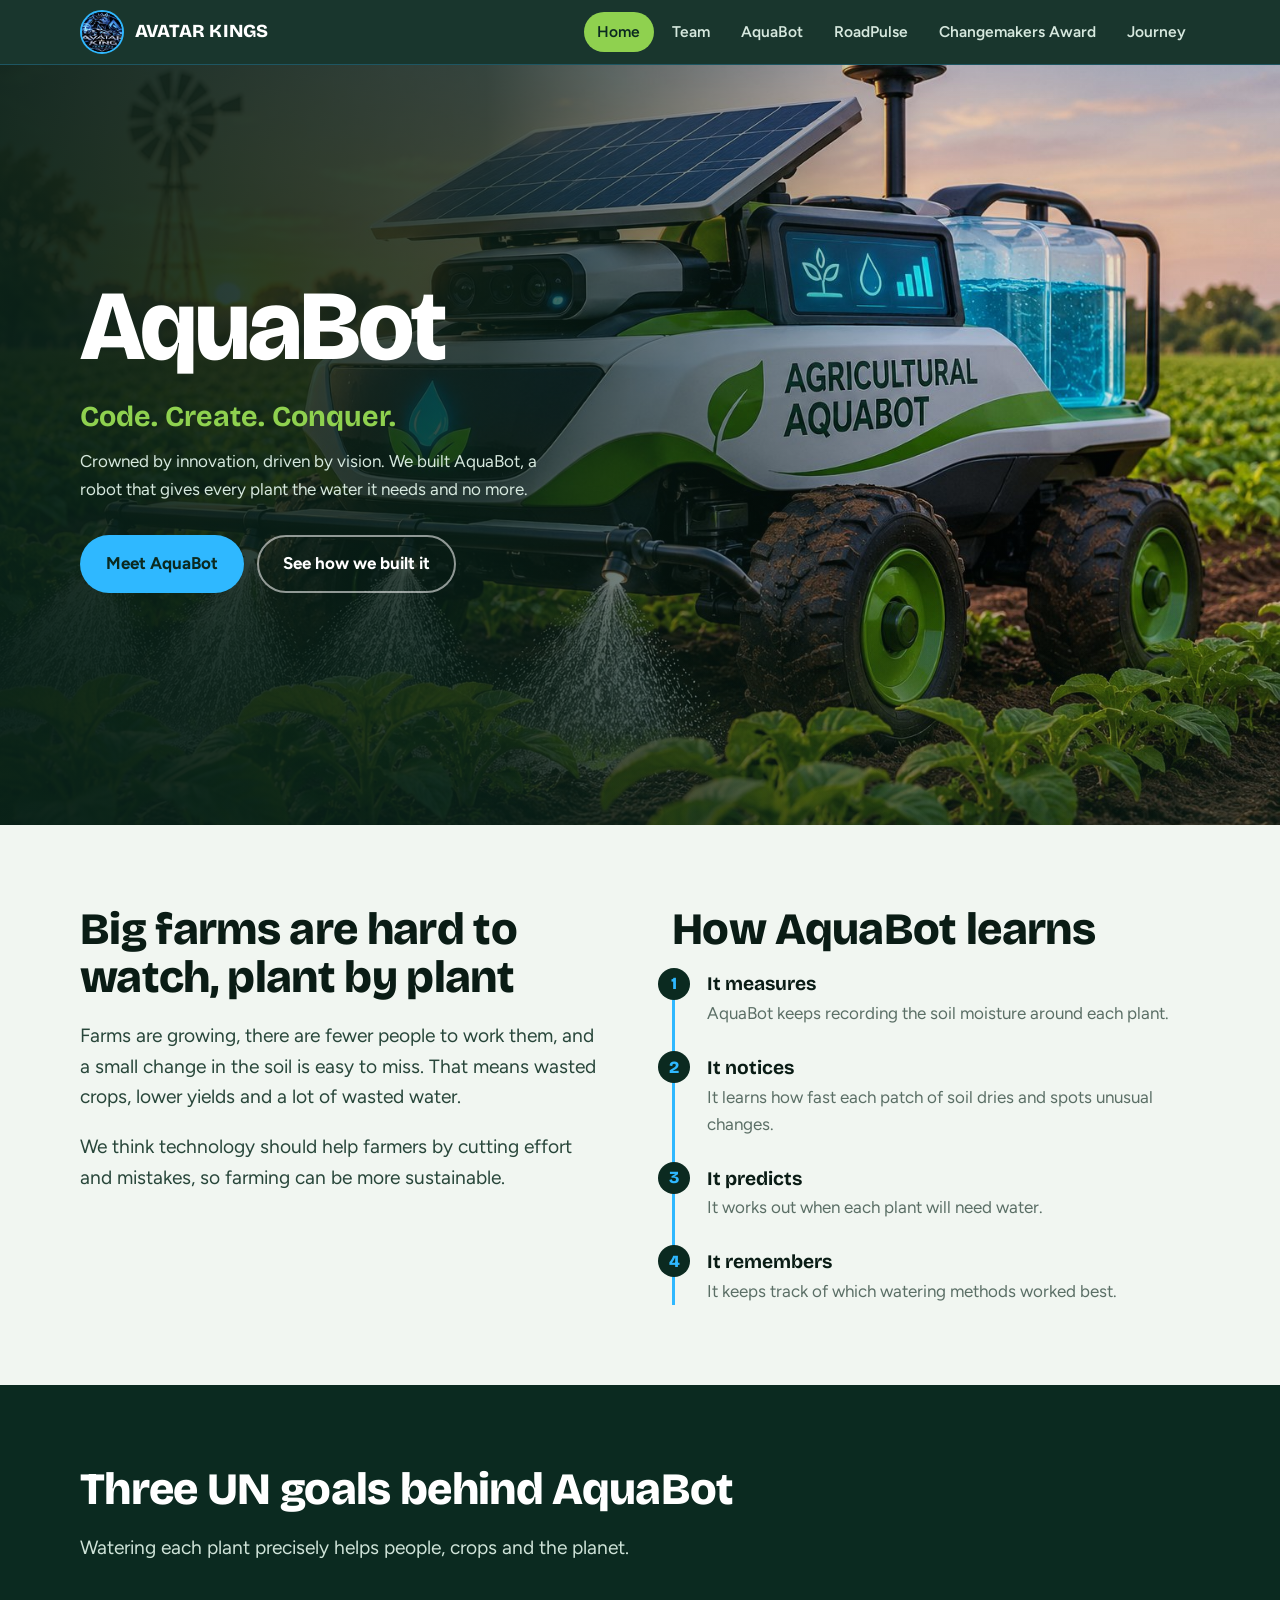
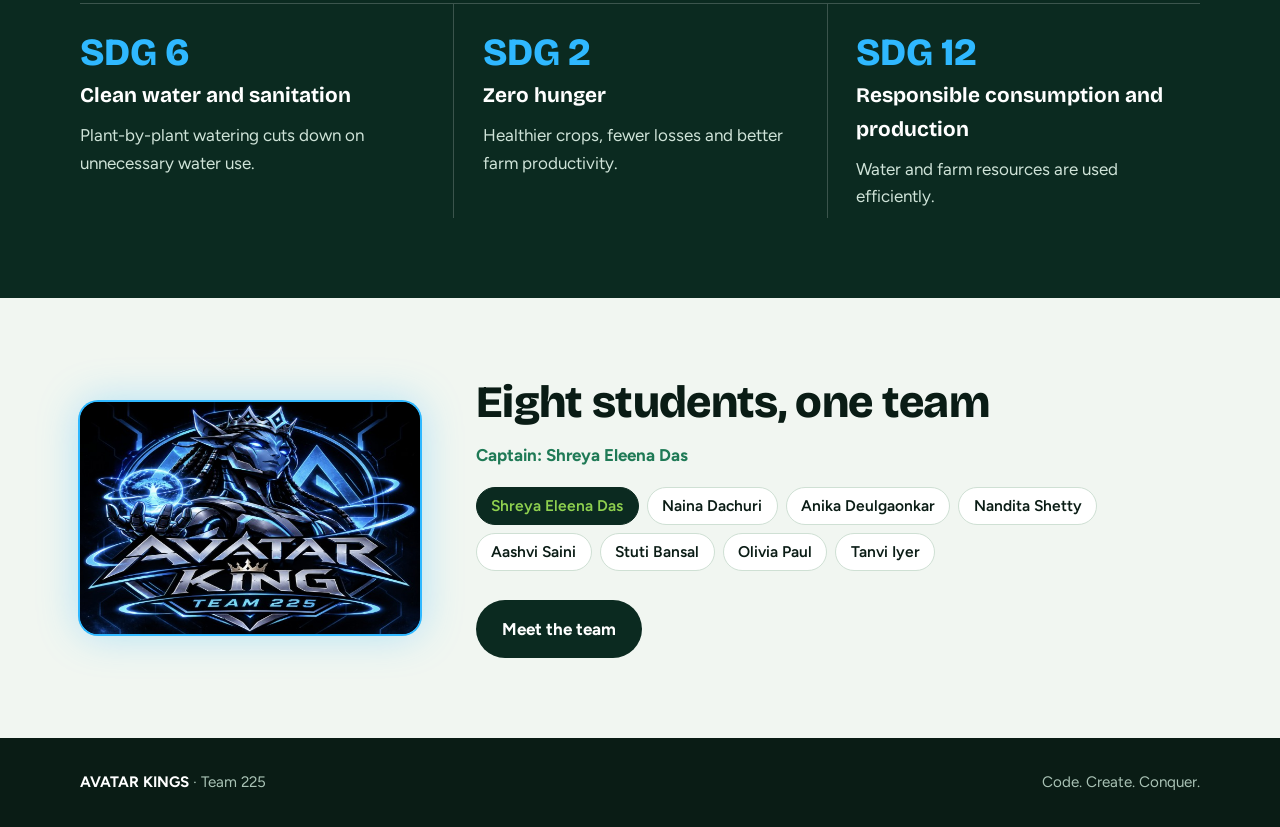
<file: index.html>
<!DOCTYPE html>
<html lang="en">
<head>
  <meta charset="utf-8">
  <meta name="viewport" content="width=device-width, initial-scale=1">
  <meta name="robots" content="noindex, nofollow">
  <title>AVATAR KINGS – Team 225 | AquaBot</title>
  <meta name="description" content="Team 225, AVATAR KINGS. Meet AquaBot, the farm robot that learns when each plant needs water.">
  <meta property="og:title" content="AVATAR KINGS – Team 225">
  <meta property="og:description" content="Code. Create. Conquer. Meet AquaBot, the farm robot that waters each plant exactly when it needs it.">
  <meta property="og:image" content="images/aquabot-hero.jpg">
  <link rel="preconnect" href="https://fonts.googleapis.com">
  <link rel="preconnect" href="https://fonts.gstatic.com" crossorigin>
  <link href="https://fonts.googleapis.com/css2?family=Bricolage+Grotesque:opsz,wght@12..96,700;12..96,800&family=Figtree:wght@400;600;700&display=swap" rel="stylesheet">
  <link rel="stylesheet" href="styles.css">
</head>
<body>

  <header class="site-nav">
    <div class="wrap">
      <a class="brand" href="index.html">
        <img src="images/team-logo.jpg" alt="" width="44" height="44">
        AVATAR KINGS
      </a>
      <button class="nav-toggle" aria-expanded="false" aria-controls="nav-links">Menu</button>
      <ul class="nav-links" id="nav-links">
        <li><a href="index.html" aria-current="page">Home</a></li>
        <li><a href="team.html">Team</a></li>
        <li><a href="aquabot.html">AquaBot</a></li>
        <li><a href="roadpulse.html">RoadPulse</a></li>
        <li><a href="changemakers.html">Changemakers Award</a></li>
        <li><a href="journey.html">Journey</a></li>
      </ul>
    </div>
  </header>

  <main>
    <!-- Hero -->
    <div class="hero">
      <img class="hero-img" src="images/aquabot-hero.jpg" alt="AquaBot, a green and white farm robot with a solar panel, watering young plants at sunset">
      <div class="wrap">
        <div class="hero-copy">
          <h1>AquaBot</h1>
          <p class="tagline">Code. Create. Conquer.</p>
          <p class="sub">Crowned by innovation, driven by vision. We built AquaBot, a robot that gives every plant the water it needs and no more.</p>
          <div class="hero-actions">
            <a class="btn btn-primary" href="aquabot.html">Meet AquaBot</a>
            <a class="btn btn-ghost" href="journey.html">See how we built it</a>
          </div>
        </div>
      </div>
    </div>

    <!-- Problem and how AquaBot learns -->
    <section class="problem">
      <div class="wrap grid">
        <div>
          <h2>Big farms are hard to watch, plant by plant</h2>
          <p class="lede">Farms are growing, there are fewer people to work them, and a small change in the soil is easy to miss. That means wasted crops, lower yields and a lot of wasted water.</p>
          <p class="lede">We think technology should help farmers by cutting effort and mistakes, so farming can be more sustainable.</p>
        </div>
        <div>
          <h2>How AquaBot learns</h2>
          <ol class="steps">
            <li><strong>It measures</strong><span>AquaBot keeps recording the soil moisture around each plant.</span></li>
            <li><strong>It notices</strong><span>It learns how fast each patch of soil dries and spots unusual changes.</span></li>
            <li><strong>It predicts</strong><span>It works out when each plant will need water.</span></li>
            <li><strong>It remembers</strong><span>It keeps track of which watering methods worked best.</span></li>
          </ol>
        </div>
      </div>
    </section>

    <!-- SDGs -->
    <section class="goals">
      <div class="wrap">
        <h2>Three UN goals behind AquaBot</h2>
        <p class="lede">Watering each plant precisely helps people, crops and the planet.</p>
        <div class="goal-list">
          <div class="goal">
            <div class="sdg">SDG 6</div>
            <h3>Clean water and sanitation</h3>
            <p>Plant-by-plant watering cuts down on unnecessary water use.</p>
          </div>
          <div class="goal">
            <div class="sdg">SDG 2</div>
            <h3>Zero hunger</h3>
            <p>Healthier crops, fewer losses and better farm productivity.</p>
          </div>
          <div class="goal">
            <div class="sdg">SDG 12</div>
            <h3>Responsible consumption and production</h3>
            <p>Water and farm resources are used efficiently.</p>
          </div>
        </div>
      </div>
    </section>

    <!-- Team -->
    <section class="team-strip">
      <div class="wrap grid">
        <div class="logo-frame">
          <img src="images/team-logo.jpg" alt="AVATAR KING Team 225 logo: a crowned robot king holding a glowing globe with a tree" width="654" height="445">
        </div>
        <div>
          <h2>Eight students, one team</h2>
          <p class="captain">Captain: Shreya Eleena Das</p>
          <ul class="names">
            <li class="cap">Shreya Eleena Das</li>
            <li>Naina Dachuri</li>
            <li>Anika Deulgaonkar</li>
            <li>Nandita Shetty</li>
            <li>Aashvi Saini</li>
            <li>Stuti Bansal</li>
            <li>Olivia Paul</li>
            <li>Tanvi Iyer</li>
          </ul>
          <a class="btn btn-dark" href="team.html">Meet the team</a>
        </div>
      </div>
    </section>
  </main>

  <footer class="site-footer">
    <div class="wrap">
      <span><strong>AVATAR KINGS</strong> · Team 225</span>
      <span>Code. Create. Conquer.</span>
    </div>
  </footer>

  <script>
    var toggle = document.querySelector('.nav-toggle');
    var links = document.getElementById('nav-links');
    toggle.addEventListener('click', function () {
      var open = links.classList.toggle('open');
      toggle.setAttribute('aria-expanded', open);
    });
  </script>
</body>
</html>
</file>
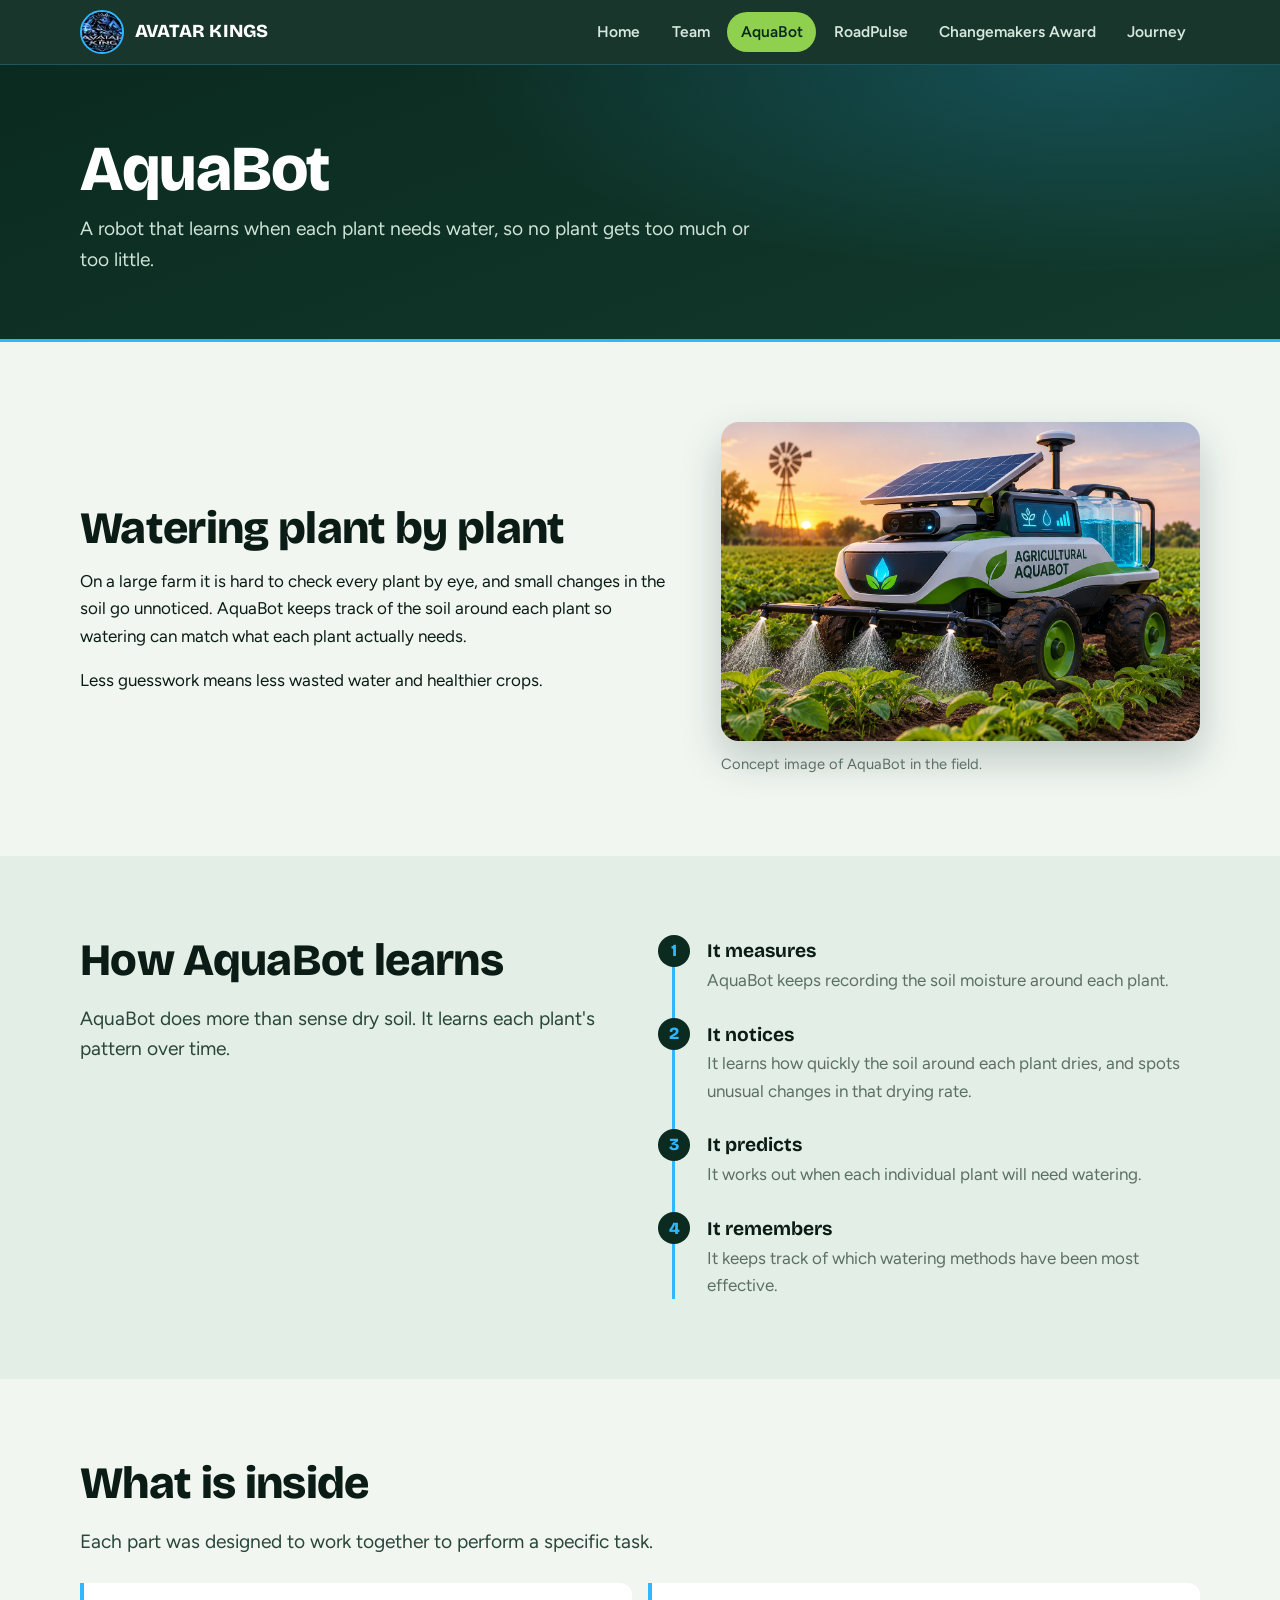
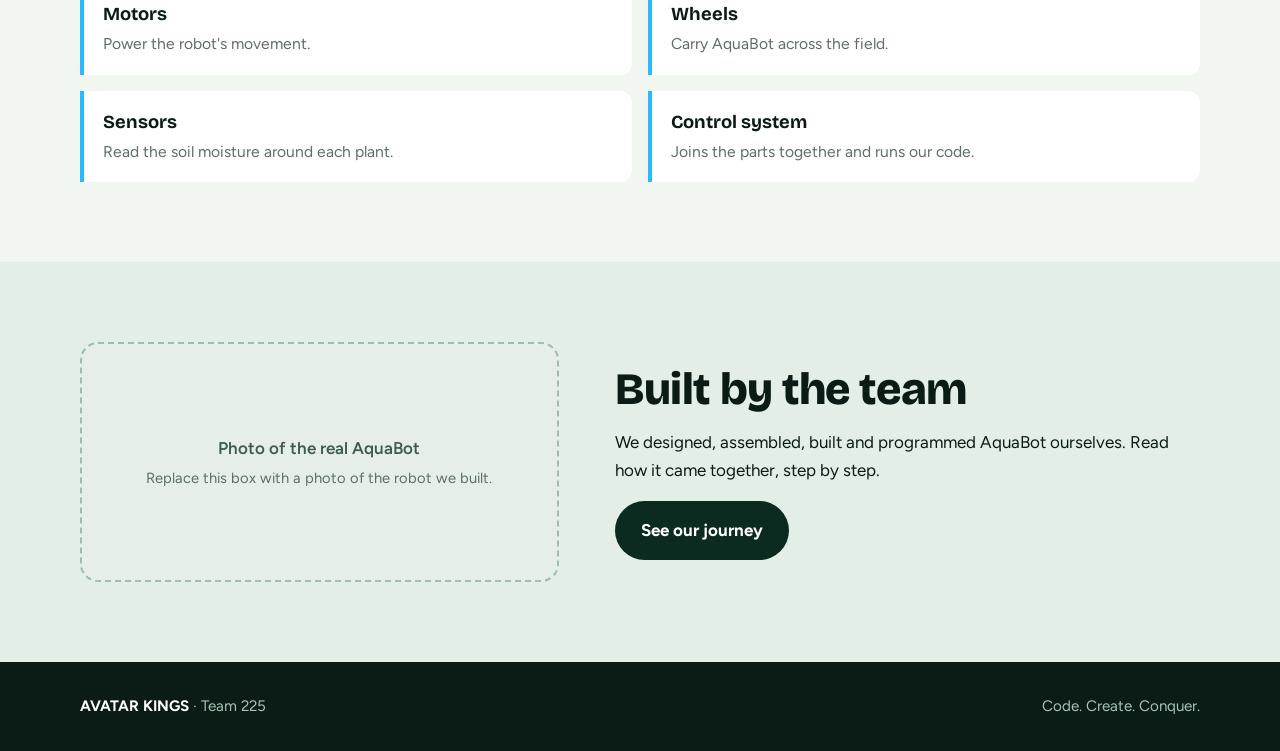
<file: aquabot.html>
<!DOCTYPE html>
<html lang="en">
<head>
  <meta charset="utf-8">
  <meta name="viewport" content="width=device-width, initial-scale=1">
  <meta name="robots" content="noindex, nofollow">
  <title>AquaBot | AVATAR KINGS – Team 225</title>
  <meta name="description" content="AquaBot is Team 225's farm robot. It learns how fast the soil dries around each plant and predicts when each one needs water.">
  <meta property="og:title" content="AquaBot | AVATAR KINGS – Team 225">
  <meta property="og:description" content="AquaBot is Team 225's farm robot. It learns how fast the soil dries around each plant and predicts when each one needs water.">
  <meta property="og:image" content="images/aquabot-hero.jpg">
  <link rel="preconnect" href="https://fonts.googleapis.com">
  <link rel="preconnect" href="https://fonts.gstatic.com" crossorigin>
  <link href="https://fonts.googleapis.com/css2?family=Bricolage+Grotesque:opsz,wght@12..96,700;12..96,800&family=Figtree:wght@400;600;700&display=swap" rel="stylesheet">
  <link rel="stylesheet" href="styles.css">
</head>
<body>

  <header class="site-nav">
    <div class="wrap">
      <a class="brand" href="index.html">
        <img src="images/team-logo.jpg" alt="" width="44" height="44">
        AVATAR KINGS
      </a>
      <button class="nav-toggle" aria-expanded="false" aria-controls="nav-links">Menu</button>
      <ul class="nav-links" id="nav-links">
        <li><a href="index.html">Home</a></li>
        <li><a href="team.html">Team</a></li>
        <li><a href="aquabot.html" aria-current="page">AquaBot</a></li>
        <li><a href="roadpulse.html">RoadPulse</a></li>
        <li><a href="changemakers.html">Changemakers Award</a></li>
        <li><a href="journey.html">Journey</a></li>
      </ul>
    </div>
  </header>

  <main>
    <div class="page-head">
      <div class="wrap">
        <h1>AquaBot</h1>
        <p>A robot that learns when each plant needs water, so no plant gets too much or too little.</p>
      </div>
    </div>

    <section>
      <div class="wrap split">
        <div class="prose">
          <h2>Watering plant by plant</h2>
          <p>On a large farm it is hard to check every plant by eye, and small changes in the soil go unnoticed. AquaBot keeps track of the soil around each plant so watering can match what each plant actually needs.</p>
          <p>Less guesswork means less wasted water and healthier crops.</p>
        </div>
        <figure style="margin:0">
          <div class="framed"><img src="images/aquabot-hero.jpg" alt="AquaBot, a green and white farm robot with a solar panel, watering young plants at sunset" width="1536" height="1024"></div>
          <figcaption class="caption">Concept image of AquaBot in the field.</figcaption>
        </figure>
      </div>
    </section>

    <section class="band-green problem">
      <div class="wrap grid">
        <div>
          <h2>How AquaBot learns</h2>
          <p class="lede">AquaBot does more than sense dry soil. It learns each plant's pattern over time.</p>
        </div>
        <ol class="steps">
          <li><strong>It measures</strong><span>AquaBot keeps recording the soil moisture around each plant.</span></li>
          <li><strong>It notices</strong><span>It learns how quickly the soil around each plant dries, and spots unusual changes in that drying rate.</span></li>
          <li><strong>It predicts</strong><span>It works out when each individual plant will need watering.</span></li>
          <li><strong>It remembers</strong><span>It keeps track of which watering methods have been most effective.</span></li>
        </ol>
      </div>
    </section>

    <section>
      <div class="wrap">
        <h2>What is inside</h2>
        <p class="lede">Each part was designed to work together to perform a specific task.</p>
        <ul class="parts">
          <li><strong>Motors</strong><span>Power the robot's movement.</span></li>
          <li><strong>Wheels</strong><span>Carry AquaBot across the field.</span></li>
          <li><strong>Sensors</strong><span>Read the soil moisture around each plant.</span></li>
          <li><strong>Control system</strong><span>Joins the parts together and runs our code.</span></li>
        </ul>
      </div>
    </section>

    <section class="band-green">
      <div class="wrap split flip">
        <div class="photo-slot">
          <div>Photo of the real AquaBot<span>Replace this box with a photo of the robot we built.</span></div>
        </div>
        <div class="prose">
          <h2>Built by the team</h2>
          <p>We designed, assembled, built and programmed AquaBot ourselves. Read how it came together, step by step.</p>
          <p><a class="btn btn-dark" href="journey.html">See our journey</a></p>
        </div>
      </div>
    </section>
  </main>

  <footer class="site-footer">
    <div class="wrap">
      <span><strong>AVATAR KINGS</strong> · Team 225</span>
      <span>Code. Create. Conquer.</span>
    </div>
  </footer>

  <script>
    var toggle = document.querySelector('.nav-toggle');
    var links = document.getElementById('nav-links');
    toggle.addEventListener('click', function () {
      var open = links.classList.toggle('open');
      toggle.setAttribute('aria-expanded', open);
    });
  </script>
</body>
</html>
</file>
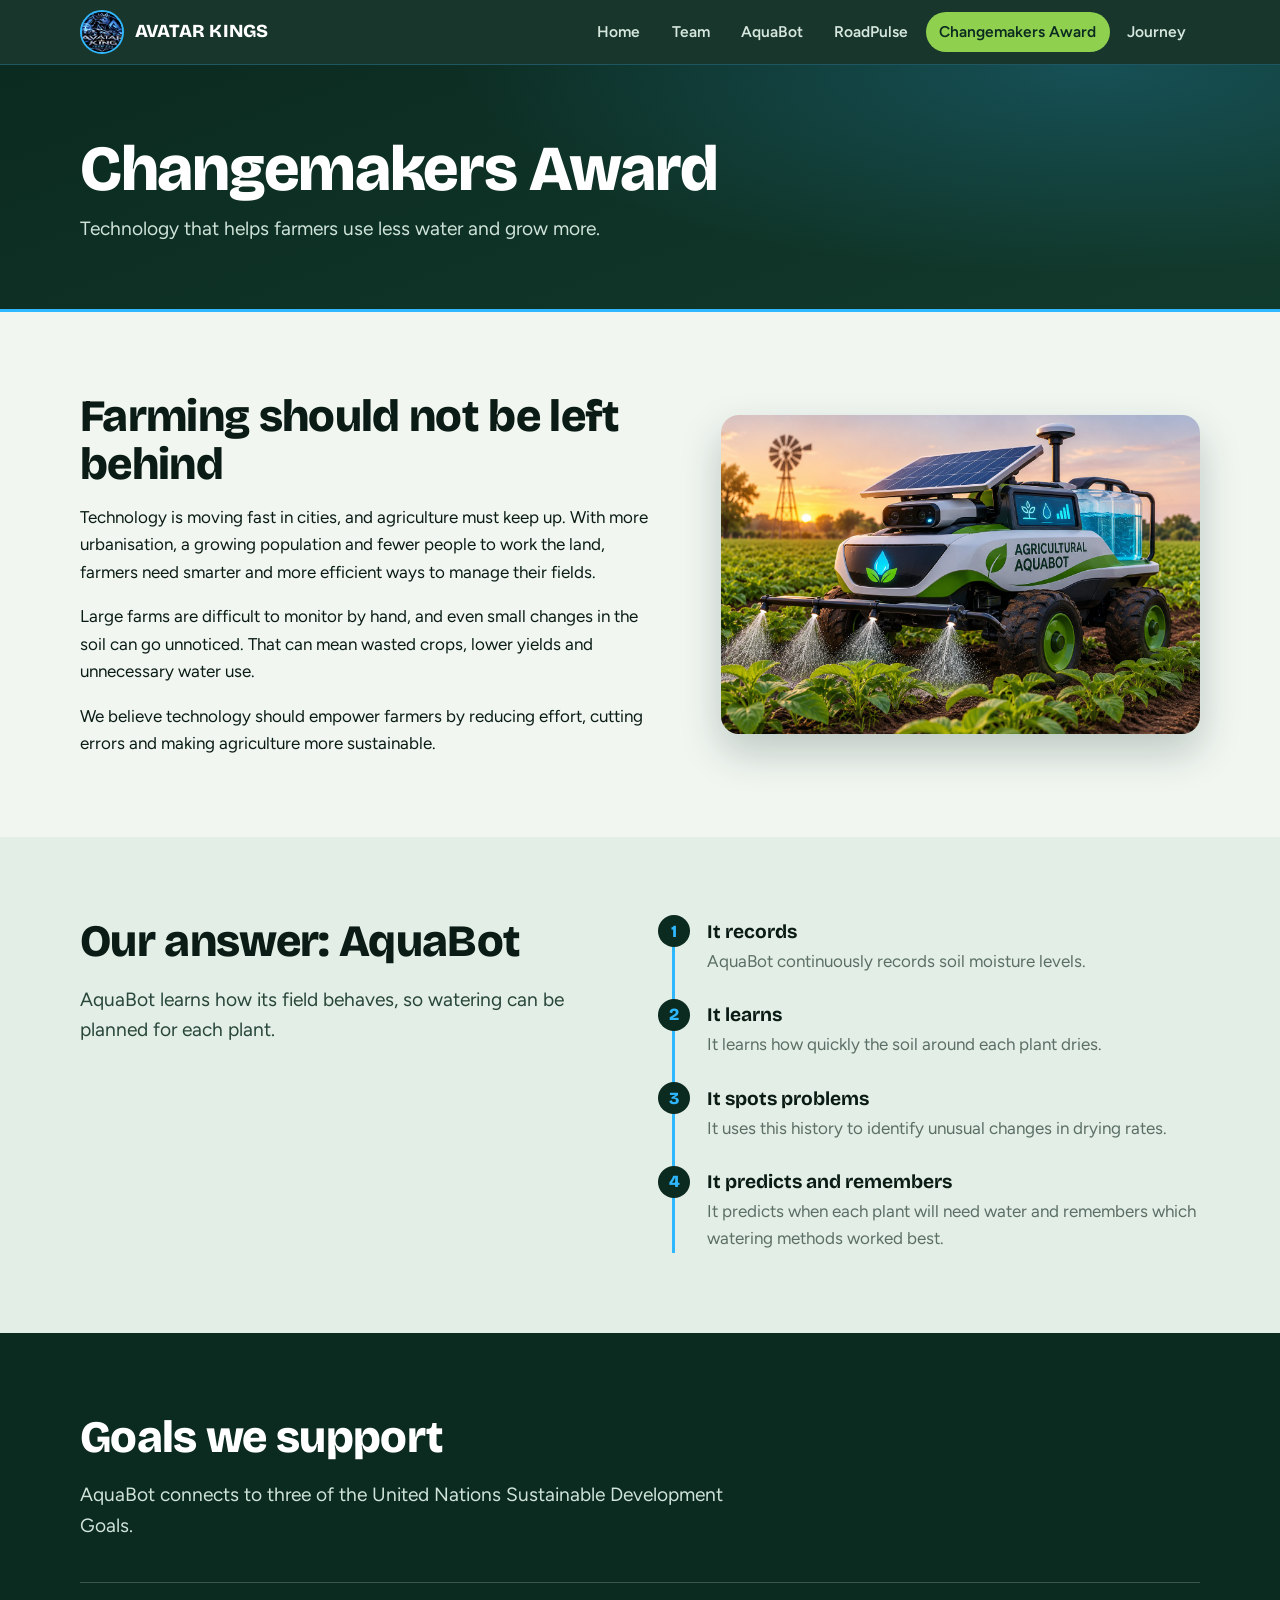
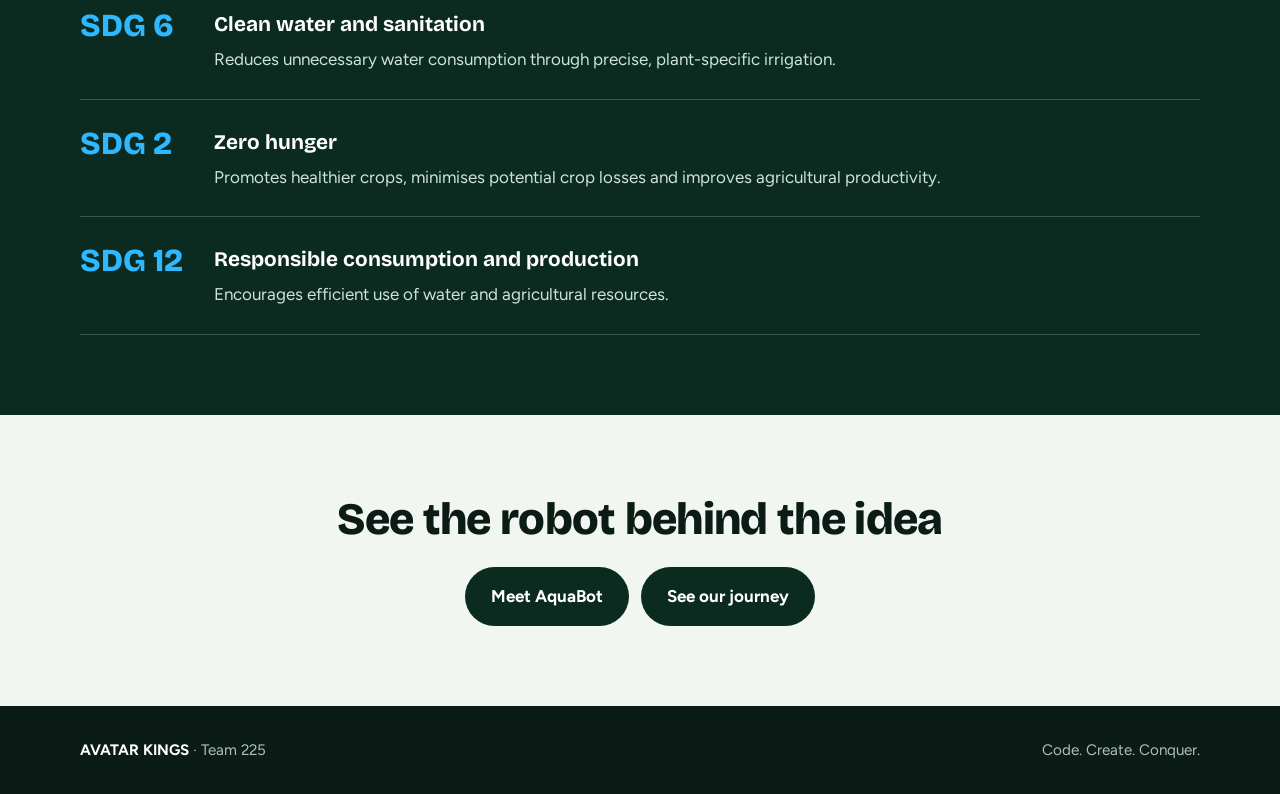
<file: changemakers.html>
<!DOCTYPE html>
<html lang="en">
<head>
  <meta charset="utf-8">
  <meta name="viewport" content="width=device-width, initial-scale=1">
  <meta name="robots" content="noindex, nofollow">
  <title>Changemakers Award | AVATAR KINGS – Team 225</title>
  <meta name="description" content="Why Team 225 built AquaBot: smarter, more sustainable farming that supports UN goals 6, 2 and 12.">
  <meta property="og:title" content="Changemakers Award | AVATAR KINGS – Team 225">
  <meta property="og:description" content="Why Team 225 built AquaBot: smarter, more sustainable farming that supports UN goals 6, 2 and 12.">
  <meta property="og:image" content="images/aquabot-hero.jpg">
  <link rel="preconnect" href="https://fonts.googleapis.com">
  <link rel="preconnect" href="https://fonts.gstatic.com" crossorigin>
  <link href="https://fonts.googleapis.com/css2?family=Bricolage+Grotesque:opsz,wght@12..96,700;12..96,800&family=Figtree:wght@400;600;700&display=swap" rel="stylesheet">
  <link rel="stylesheet" href="styles.css">
</head>
<body>

  <header class="site-nav">
    <div class="wrap">
      <a class="brand" href="index.html">
        <img src="images/team-logo.jpg" alt="" width="44" height="44">
        AVATAR KINGS
      </a>
      <button class="nav-toggle" aria-expanded="false" aria-controls="nav-links">Menu</button>
      <ul class="nav-links" id="nav-links">
        <li><a href="index.html">Home</a></li>
        <li><a href="team.html">Team</a></li>
        <li><a href="aquabot.html">AquaBot</a></li>
        <li><a href="roadpulse.html">RoadPulse</a></li>
        <li><a href="changemakers.html" aria-current="page">Changemakers Award</a></li>
        <li><a href="journey.html">Journey</a></li>
      </ul>
    </div>
  </header>

  <main>
    <div class="page-head">
      <div class="wrap">
        <h1>Changemakers Award</h1>
        <p>Technology that helps farmers use less water and grow more.</p>
      </div>
    </div>

    <section>
      <div class="wrap split">
        <div class="prose">
          <h2>Farming should not be left behind</h2>
          <p>Technology is moving fast in cities, and agriculture must keep up. With more urbanisation, a growing population and fewer people to work the land, farmers need smarter and more efficient ways to manage their fields.</p>
          <p>Large farms are difficult to monitor by hand, and even small changes in the soil can go unnoticed. That can mean wasted crops, lower yields and unnecessary water use.</p>
          <p>We believe technology should empower farmers by reducing effort, cutting errors and making agriculture more sustainable.</p>
        </div>
        <figure style="margin:0">
          <div class="framed"><img src="images/aquabot-hero.jpg" alt="AquaBot watering young plants in a field at sunset" width="1536" height="1024"></div>
        </figure>
      </div>
    </section>

    <section class="band-green problem">
      <div class="wrap grid">
        <div>
          <h2>Our answer: AquaBot</h2>
          <p class="lede">AquaBot learns how its field behaves, so watering can be planned for each plant.</p>
        </div>
        <ol class="steps">
          <li><strong>It records</strong><span>AquaBot continuously records soil moisture levels.</span></li>
          <li><strong>It learns</strong><span>It learns how quickly the soil around each plant dries.</span></li>
          <li><strong>It spots problems</strong><span>It uses this history to identify unusual changes in drying rates.</span></li>
          <li><strong>It predicts and remembers</strong><span>It predicts when each plant will need water and remembers which watering methods worked best.</span></li>
        </ol>
      </div>
    </section>

    <section class="goals">
      <div class="wrap">
        <h2>Goals we support</h2>
        <p class="lede">AquaBot connects to three of the United Nations Sustainable Development Goals.</p>
        <div style="margin-top:2.5rem">
          <div class="sdg-row"><div class="sdg">SDG 6</div><div><h3>Clean water and sanitation</h3><p>Reduces unnecessary water consumption through precise, plant-specific irrigation.</p></div></div>
          <div class="sdg-row"><div class="sdg">SDG 2</div><div><h3>Zero hunger</h3><p>Promotes healthier crops, minimises potential crop losses and improves agricultural productivity.</p></div></div>
          <div class="sdg-row"><div class="sdg">SDG 12</div><div><h3>Responsible consumption and production</h3><p>Encourages efficient use of water and agricultural resources.</p></div></div>
        </div>
      </div>
    </section>

    <section class="cta-band">
      <div class="wrap">
        <h2>See the robot behind the idea</h2>
        <div class="hero-actions">
          <a class="btn btn-dark" href="aquabot.html">Meet AquaBot</a>
          <a class="btn btn-dark" href="journey.html">See our journey</a>
        </div>
      </div>
    </section>
  </main>

  <footer class="site-footer">
    <div class="wrap">
      <span><strong>AVATAR KINGS</strong> · Team 225</span>
      <span>Code. Create. Conquer.</span>
    </div>
  </footer>

  <script>
    var toggle = document.querySelector('.nav-toggle');
    var links = document.getElementById('nav-links');
    toggle.addEventListener('click', function () {
      var open = links.classList.toggle('open');
      toggle.setAttribute('aria-expanded', open);
    });
  </script>
</body>
</html>
</file>
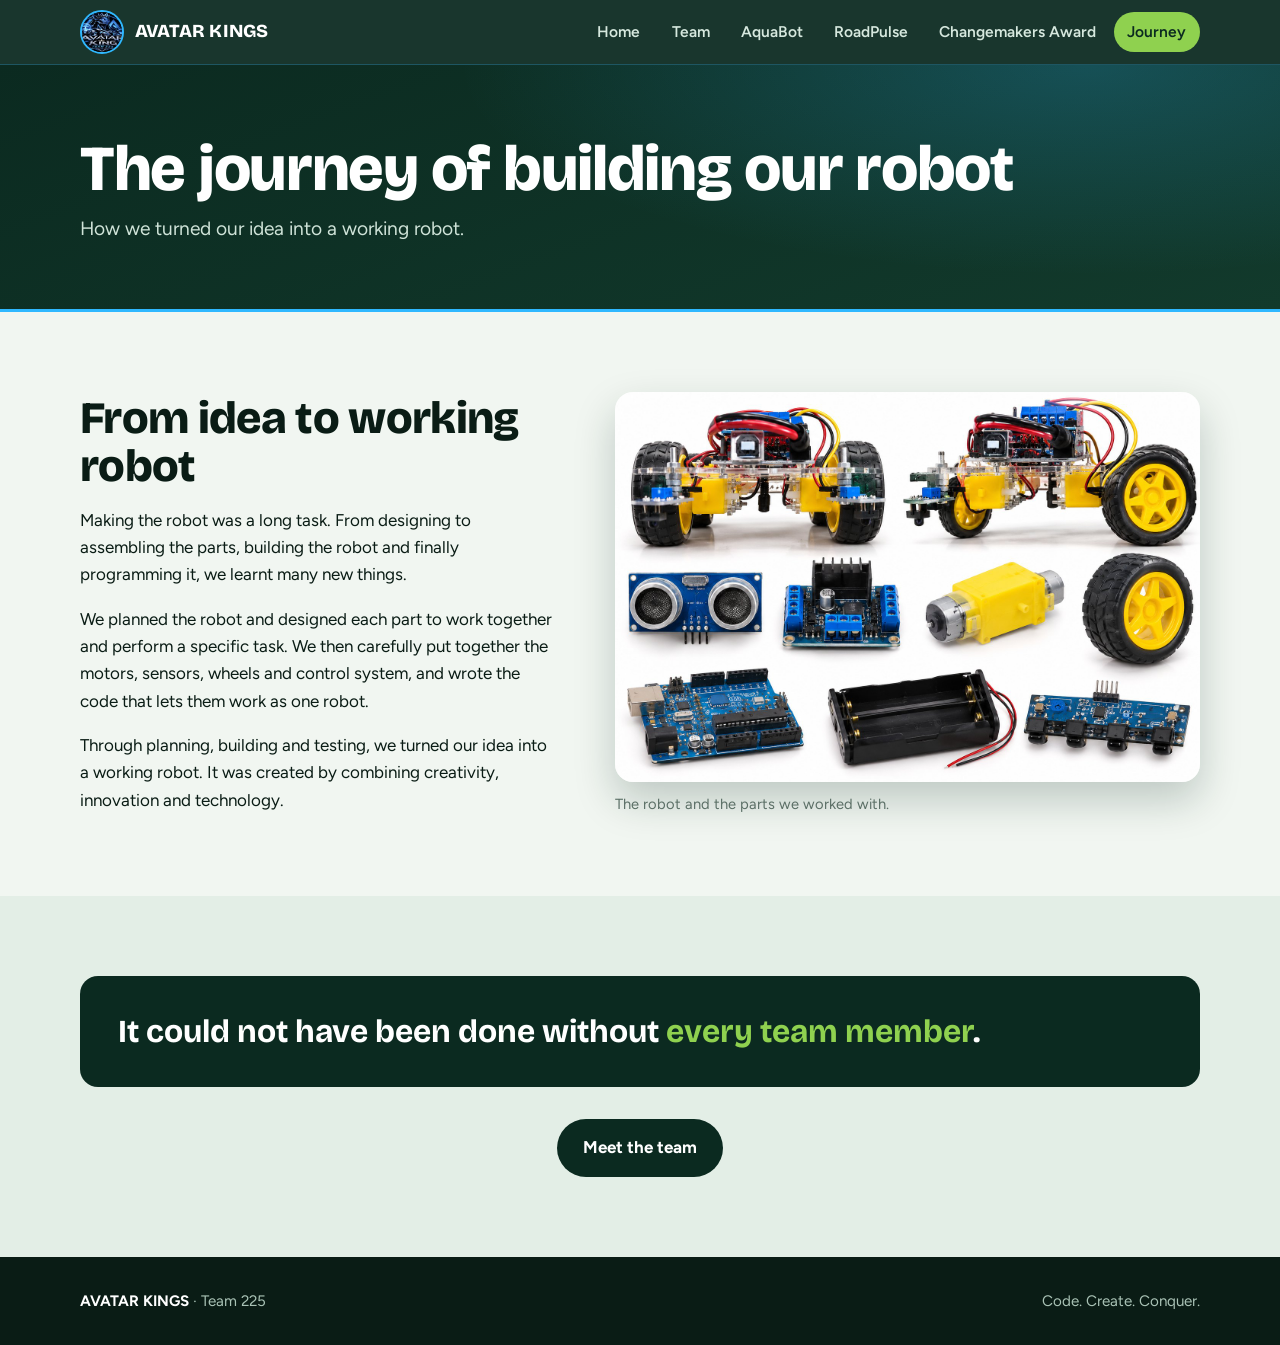
<file: journey.html>
<!DOCTYPE html>
<html lang="en">
<head>
  <meta charset="utf-8">
  <meta name="viewport" content="width=device-width, initial-scale=1">
  <meta name="robots" content="noindex, nofollow">
  <title>Our journey | AVATAR KINGS – Team 225</title>
  <meta name="description" content="How Team 225 designed, assembled, built and programmed AquaBot, step by step.">
  <meta property="og:title" content="Our journey | AVATAR KINGS – Team 225">
  <meta property="og:description" content="How Team 225 designed, assembled, built and programmed AquaBot, step by step.">
  <meta property="og:image" content="images/aquabot-hero.jpg">
  <link rel="preconnect" href="https://fonts.googleapis.com">
  <link rel="preconnect" href="https://fonts.gstatic.com" crossorigin>
  <link href="https://fonts.googleapis.com/css2?family=Bricolage+Grotesque:opsz,wght@12..96,700;12..96,800&family=Figtree:wght@400;600;700&display=swap" rel="stylesheet">
  <link rel="stylesheet" href="styles.css">
</head>
<body>

  <header class="site-nav">
    <div class="wrap">
      <a class="brand" href="index.html">
        <img src="images/team-logo.jpg" alt="" width="44" height="44">
        AVATAR KINGS
      </a>
      <button class="nav-toggle" aria-expanded="false" aria-controls="nav-links">Menu</button>
      <ul class="nav-links" id="nav-links">
        <li><a href="index.html">Home</a></li>
        <li><a href="team.html">Team</a></li>
        <li><a href="aquabot.html">AquaBot</a></li>
        <li><a href="roadpulse.html">RoadPulse</a></li>
        <li><a href="changemakers.html">Changemakers Award</a></li>
        <li><a href="journey.html" aria-current="page">Journey</a></li>
      </ul>
    </div>
  </header>

  <main>
    <div class="page-head">
      <div class="wrap">
        <h1>The journey of building our robot</h1>
        <p>How we turned our idea into a working robot.</p>
      </div>
    </div>

    <section>
      <div class="wrap split flip">
        <div class="prose">
          <h2>From idea to working robot</h2>
          <p>Making the robot was a long task. From designing to assembling the parts, building the robot and finally programming it, we learnt many new things.</p>
          <p>We planned the robot and designed each part to work together and perform a specific task. We then carefully put together the motors, sensors, wheels and control system, and wrote the code that lets them work as one robot.</p>
          <p>Through planning, building and testing, we turned our idea into a working robot. It was created by combining creativity, innovation and technology.</p>
        </div>
        <figure style="margin:0">
          <div class="framed"><img src="images/journey.jpg" alt="Two views of a small wheeled robot chassis with yellow motors and wheels, above its separate parts: a distance sensor, motor driver board, motor, wheel, microcontroller board, battery holder and line sensor" width="1536" height="1024"></div>
          <figcaption class="caption">The robot and the parts we worked with.</figcaption>
        </figure>
      </div>
    </section>

    <section class="band-green">
      <div class="wrap">
        <p class="pull">It could not have been done without <em>every team member</em>.</p>
        <p class="cta-band" style="margin:2rem 0 0"><a class="btn btn-dark" href="team.html">Meet the team</a></p>
      </div>
    </section>
  </main>

  <footer class="site-footer">
    <div class="wrap">
      <span><strong>AVATAR KINGS</strong> · Team 225</span>
      <span>Code. Create. Conquer.</span>
    </div>
  </footer>

  <script>
    var toggle = document.querySelector('.nav-toggle');
    var links = document.getElementById('nav-links');
    toggle.addEventListener('click', function () {
      var open = links.classList.toggle('open');
      toggle.setAttribute('aria-expanded', open);
    });
  </script>
</body>
</html>
</file>
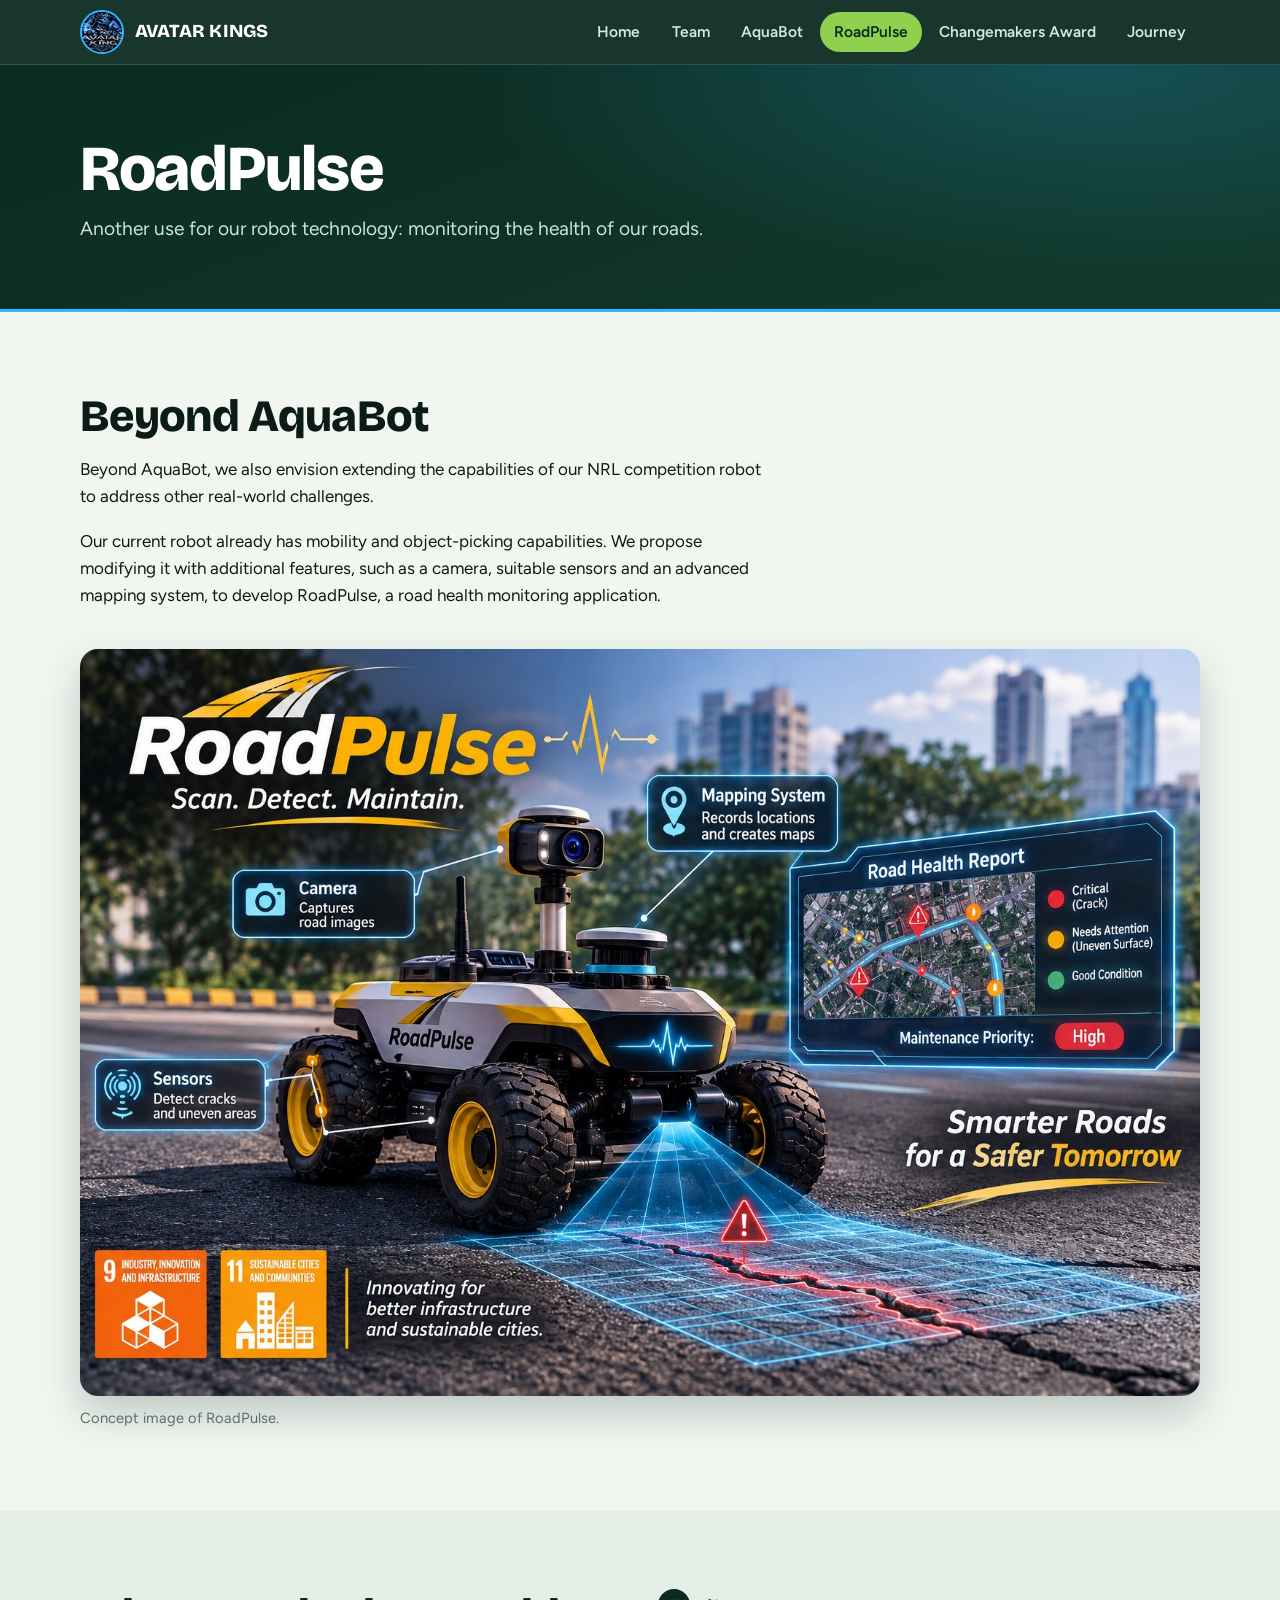
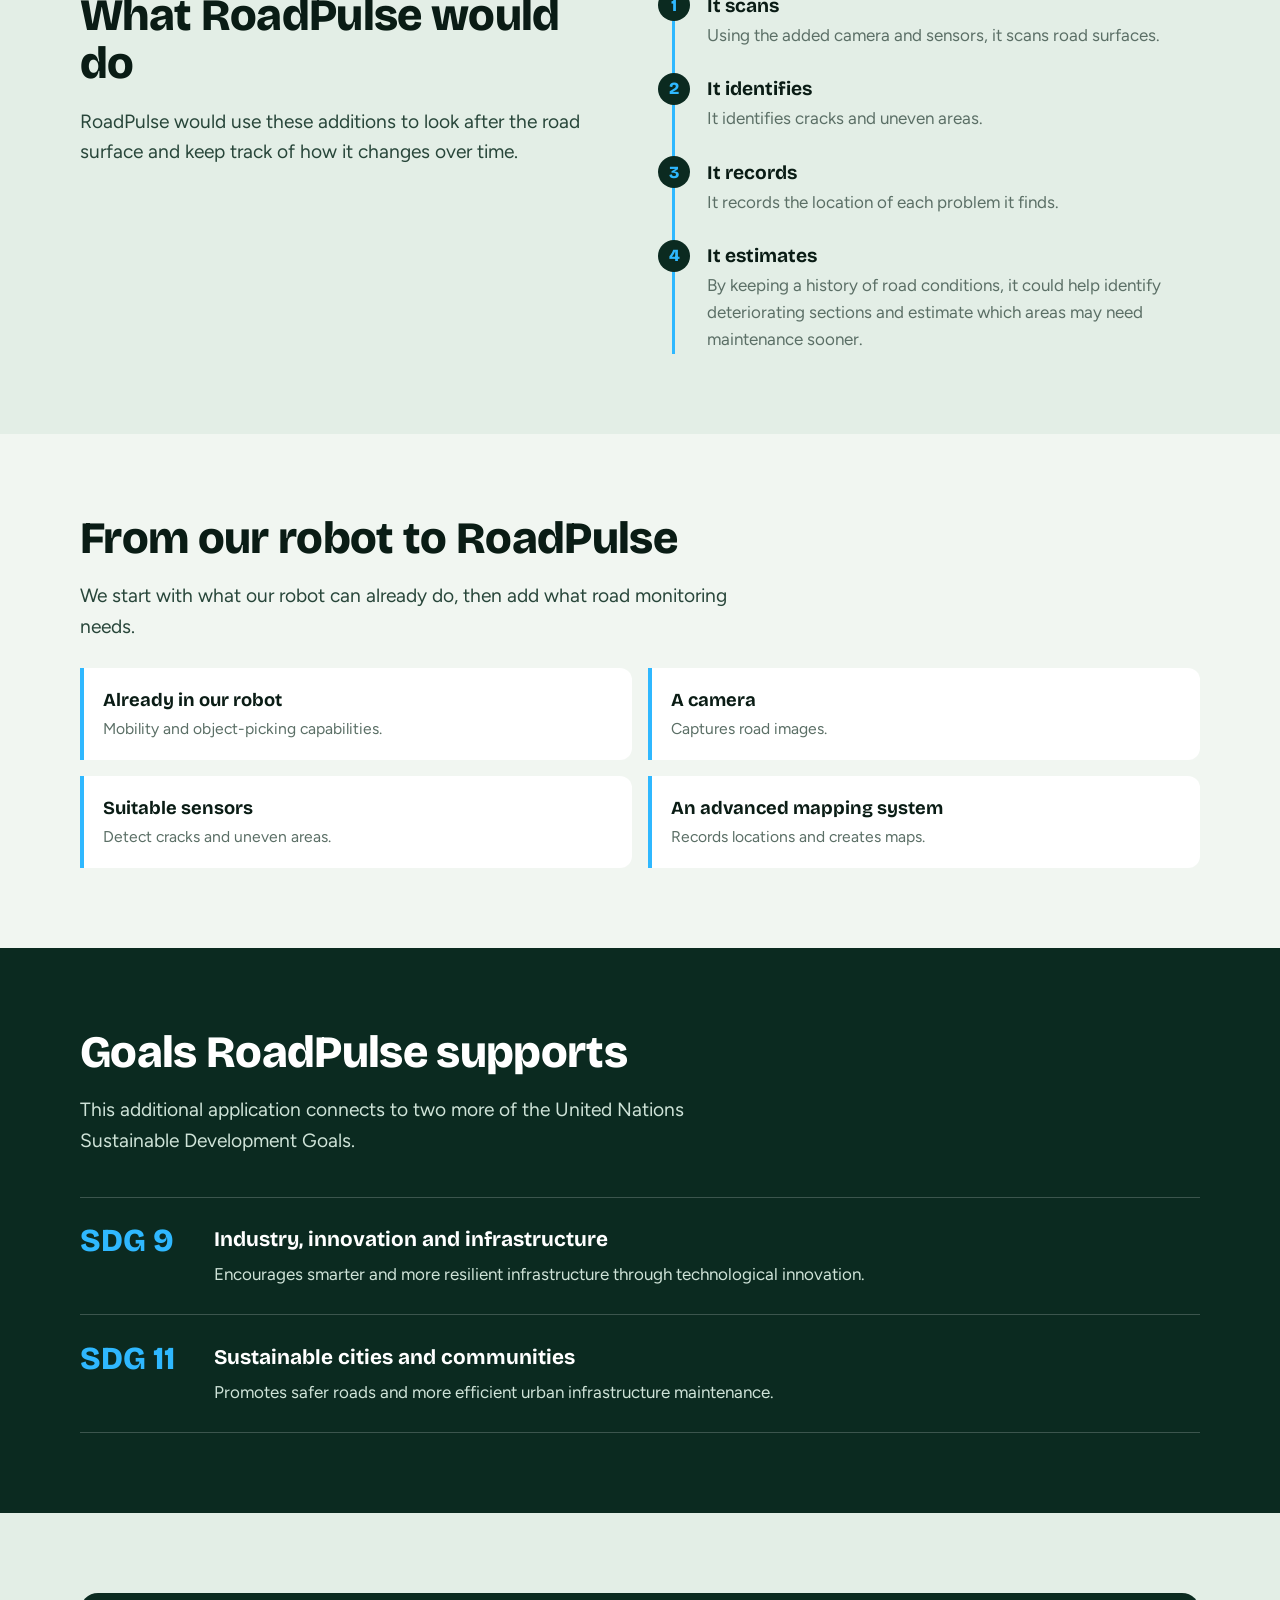
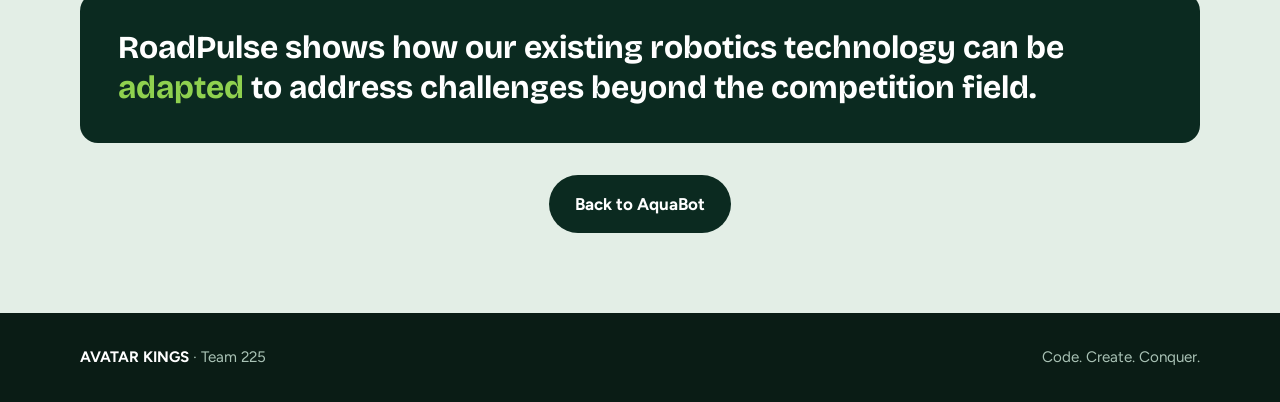
<file: roadpulse.html>
<!DOCTYPE html>
<html lang="en">
<head>
  <meta charset="utf-8">
  <meta name="viewport" content="width=device-width, initial-scale=1">
  <meta name="robots" content="noindex, nofollow">
  <title>RoadPulse | AVATAR KINGS – Team 225</title>
  <meta name="description" content="RoadPulse is Team 225\'s proposed road health monitoring application, built on the same robot technology as AquaBot.">
  <meta property="og:title" content="RoadPulse | AVATAR KINGS – Team 225">
  <meta property="og:description" content="RoadPulse is Team 225\'s proposed road health monitoring application, built on the same robot technology as AquaBot.">
  <meta property="og:image" content="images/roadpulse.jpg">
  <link rel="preconnect" href="https://fonts.googleapis.com">
  <link rel="preconnect" href="https://fonts.gstatic.com" crossorigin>
  <link href="https://fonts.googleapis.com/css2?family=Bricolage+Grotesque:opsz,wght@12..96,700;12..96,800&family=Figtree:wght@400;600;700&display=swap" rel="stylesheet">
  <link rel="stylesheet" href="styles.css">
</head>
<body>

  <header class="site-nav">
    <div class="wrap">
      <a class="brand" href="index.html">
        <img src="images/team-logo.jpg" alt="" width="44" height="44">
        AVATAR KINGS
      </a>
      <button class="nav-toggle" aria-expanded="false" aria-controls="nav-links">Menu</button>
      <ul class="nav-links" id="nav-links">
        <li><a href="index.html">Home</a></li>
        <li><a href="team.html">Team</a></li>
        <li><a href="aquabot.html">AquaBot</a></li>
        <li><a href="roadpulse.html" aria-current="page">RoadPulse</a></li>
        <li><a href="changemakers.html">Changemakers Award</a></li>
        <li><a href="journey.html">Journey</a></li>
      </ul>
    </div>
  </header>

  <main>
    <div class="page-head">
      <div class="wrap">
        <h1>RoadPulse</h1>
        <p>Another use for our robot technology: monitoring the health of our roads.</p>
      </div>
    </div>

    <section>
      <div class="wrap">
        <div class="prose">
          <h2>Beyond AquaBot</h2>
          <p>Beyond AquaBot, we also envision extending the capabilities of our NRL competition robot to address other real-world challenges.</p>
          <p>Our current robot already has mobility and object-picking capabilities. We propose modifying it with additional features, such as a camera, suitable sensors and an advanced mapping system, to develop RoadPulse, a road health monitoring application.</p>
        </div>
        <figure style="margin:2.5rem 0 0">
          <div class="framed"><img src="images/roadpulse.jpg" alt="Concept image of RoadPulse: a yellow and white wheeled robot scanning a cracked road, with labels for its camera, sensors and mapping system and a road health report map" width="1536" height="1024"></div>
          <figcaption class="caption">Concept image of RoadPulse.</figcaption>
        </figure>
      </div>
    </section>

    <section class="band-green problem">
      <div class="wrap grid">
        <div>
          <h2>What RoadPulse would do</h2>
          <p class="lede">RoadPulse would use these additions to look after the road surface and keep track of how it changes over time.</p>
        </div>
        <ol class="steps">
          <li><strong>It scans</strong><span>Using the added camera and sensors, it scans road surfaces.</span></li>
          <li><strong>It identifies</strong><span>It identifies cracks and uneven areas.</span></li>
          <li><strong>It records</strong><span>It records the location of each problem it finds.</span></li>
          <li><strong>It estimates</strong><span>By keeping a history of road conditions, it could help identify deteriorating sections and estimate which areas may need maintenance sooner.</span></li>
        </ol>
      </div>
    </section>

    <section>
      <div class="wrap">
        <h2>From our robot to RoadPulse</h2>
        <p class="lede">We start with what our robot can already do, then add what road monitoring needs.</p>
        <ul class="parts">
          <li><strong>Already in our robot</strong><span>Mobility and object-picking capabilities.</span></li>
          <li><strong>A camera</strong><span>Captures road images.</span></li>
          <li><strong>Suitable sensors</strong><span>Detect cracks and uneven areas.</span></li>
          <li><strong>An advanced mapping system</strong><span>Records locations and creates maps.</span></li>
        </ul>
      </div>
    </section>

    <section class="goals">
      <div class="wrap">
        <h2>Goals RoadPulse supports</h2>
        <p class="lede">This additional application connects to two more of the United Nations Sustainable Development Goals.</p>
        <div style="margin-top:2.5rem">
          <div class="sdg-row"><div class="sdg">SDG 9</div><div><h3>Industry, innovation and infrastructure</h3><p>Encourages smarter and more resilient infrastructure through technological innovation.</p></div></div>
          <div class="sdg-row"><div class="sdg">SDG 11</div><div><h3>Sustainable cities and communities</h3><p>Promotes safer roads and more efficient urban infrastructure maintenance.</p></div></div>
        </div>
      </div>
    </section>

    <section class="band-green">
      <div class="wrap">
        <p class="pull">RoadPulse shows how our existing robotics technology can be <em>adapted</em> to address challenges beyond the competition field.</p>
        <p class="cta-band" style="margin:2rem 0 0"><a class="btn btn-dark" href="aquabot.html">Back to AquaBot</a></p>
      </div>
    </section>
  </main>

  <footer class="site-footer">
    <div class="wrap">
      <span><strong>AVATAR KINGS</strong> · Team 225</span>
      <span>Code. Create. Conquer.</span>
    </div>
  </footer>

  <script>
    var toggle = document.querySelector('.nav-toggle');
    var links = document.getElementById('nav-links');
    toggle.addEventListener('click', function () {
      var open = links.classList.toggle('open');
      toggle.setAttribute('aria-expanded', open);
    });
  </script>
</body>
</html>
</file>
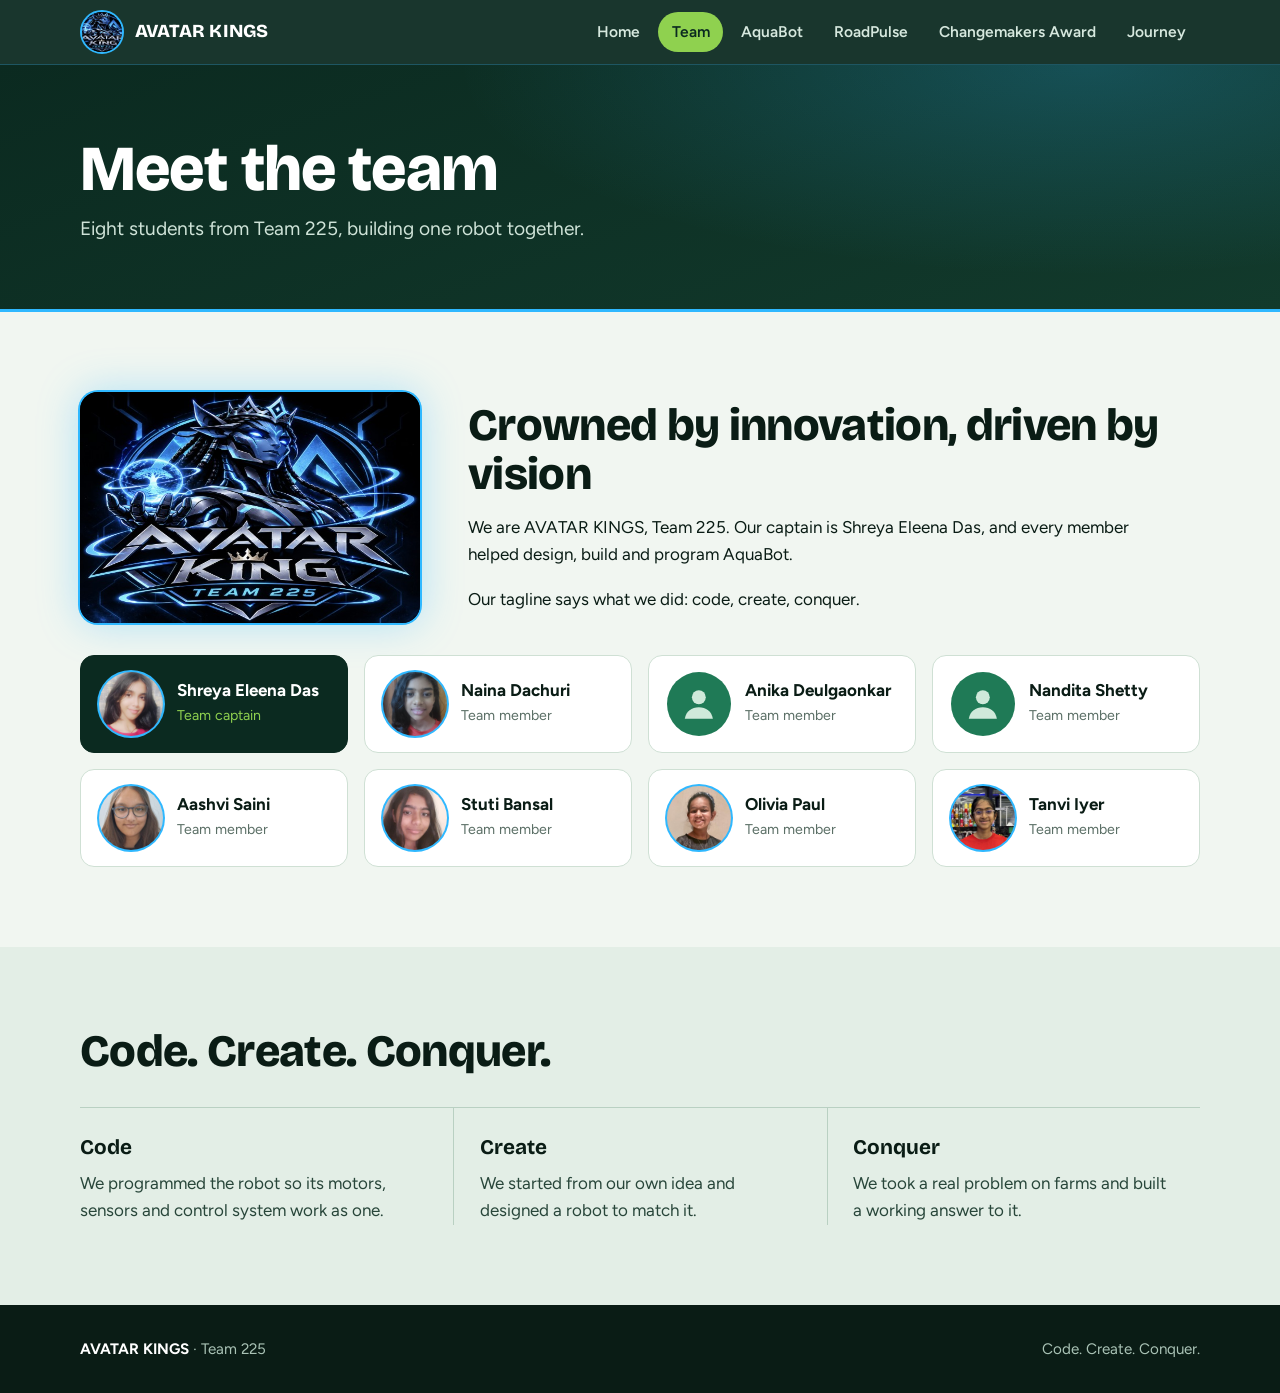
<file: team.html>
<!DOCTYPE html>
<html lang="en">
<head>
  <meta charset="utf-8">
  <meta name="viewport" content="width=device-width, initial-scale=1">
  <meta name="robots" content="noindex, nofollow">
  <title>Meet the team | AVATAR KINGS – Team 225</title>
  <meta name="description" content="Meet Team 225, AVATAR KINGS: eight students who designed, built and programmed AquaBot.">
  <meta property="og:title" content="Meet the team | AVATAR KINGS – Team 225">
  <meta property="og:description" content="Meet Team 225, AVATAR KINGS: eight students who designed, built and programmed AquaBot.">
  <meta property="og:image" content="images/team-logo.jpg">
  <link rel="preconnect" href="https://fonts.googleapis.com">
  <link rel="preconnect" href="https://fonts.gstatic.com" crossorigin>
  <link href="https://fonts.googleapis.com/css2?family=Bricolage+Grotesque:opsz,wght@12..96,700;12..96,800&family=Figtree:wght@400;600;700&display=swap" rel="stylesheet">
  <link rel="stylesheet" href="styles.css">
</head>
<body>

  <header class="site-nav">
    <div class="wrap">
      <a class="brand" href="index.html">
        <img src="images/team-logo.jpg" alt="" width="44" height="44">
        AVATAR KINGS
      </a>
      <button class="nav-toggle" aria-expanded="false" aria-controls="nav-links">Menu</button>
      <ul class="nav-links" id="nav-links">
        <li><a href="index.html">Home</a></li>
        <li><a href="team.html" aria-current="page">Team</a></li>
        <li><a href="aquabot.html">AquaBot</a></li>
        <li><a href="roadpulse.html">RoadPulse</a></li>
        <li><a href="changemakers.html">Changemakers Award</a></li>
        <li><a href="journey.html">Journey</a></li>
      </ul>
    </div>
  </header>

  <main>
    <div class="page-head">
      <div class="wrap">
        <h1>Meet the team</h1>
        <p>Eight students from Team 225, building one robot together.</p>
      </div>
    </div>

    <section>
      <div class="wrap">
        <div class="captain-card">
          <div class="logo-frame">
            <img src="images/team-logo.jpg" alt="AVATAR KING Team 225 logo: a crowned robot king holding a glowing globe with a tree" width="654" height="445">
          </div>
          <div class="prose">
            <h2>Crowned by innovation, driven by vision</h2>
            <p>We are AVATAR KINGS, Team 225. Our captain is Shreya Eleena Das, and every member helped design, build and program AquaBot.</p>
            <p>Our tagline says what we did: code, create, conquer.</p>
          </div>
        </div>
        <ul class="members">
        <li class="member is-captain"><img class="avatar avatar-photo" src="images/team/shreya-eleena-das.jpg" alt="Shreya Eleena Das" width="64" height="64" loading="lazy"><span><b>Shreya Eleena Das</b><small>Team captain</small></span></li>
        <li class="member"><img class="avatar avatar-photo" src="images/team/naina-dachuri.jpg" alt="Naina Dachuri" width="64" height="64" loading="lazy"><span><b>Naina Dachuri</b><small>Team member</small></span></li>
        <li class="member"><span class="avatar" aria-hidden="true"><svg viewBox="0 0 24 24" aria-hidden="true" focusable="false"><circle cx="12" cy="8" r="4.2" fill="currentColor"/><path d="M3.5 21c.7-4.6 4.2-7 8.5-7s7.8 2.4 8.5 7z" fill="currentColor"/></svg></span><span><b>Anika Deulgaonkar</b><small>Team member</small></span></li>
        <li class="member"><span class="avatar" aria-hidden="true"><svg viewBox="0 0 24 24" aria-hidden="true" focusable="false"><circle cx="12" cy="8" r="4.2" fill="currentColor"/><path d="M3.5 21c.7-4.6 4.2-7 8.5-7s7.8 2.4 8.5 7z" fill="currentColor"/></svg></span><span><b>Nandita Shetty</b><small>Team member</small></span></li>
        <li class="member"><img class="avatar avatar-photo" src="images/team/aashvi-saini.jpg" alt="Aashvi Saini" width="64" height="64" loading="lazy"><span><b>Aashvi Saini</b><small>Team member</small></span></li>
        <li class="member"><img class="avatar avatar-photo" src="images/team/stuti-bansal.jpg" alt="Stuti Bansal" width="64" height="64" loading="lazy"><span><b>Stuti Bansal</b><small>Team member</small></span></li>
        <li class="member"><img class="avatar avatar-photo" src="images/team/olivia-paul.jpg" alt="Olivia Paul" width="64" height="64" loading="lazy"><span><b>Olivia Paul</b><small>Team member</small></span></li>
        <li class="member"><img class="avatar avatar-photo" src="images/team/tanvi-iyer.jpg" alt="Tanvi Iyer" width="64" height="64" loading="lazy"><span><b>Tanvi Iyer</b><small>Team member</small></span></li>
        </ul>
      </div>
    </section>

    <section class="band-green">
      <div class="wrap">
        <h2>Code. Create. Conquer.</h2>
        <div class="values">
          <div><h3>Code</h3><p>We programmed the robot so its motors, sensors and control system work as one.</p></div>
          <div><h3>Create</h3><p>We started from our own idea and designed a robot to match it.</p></div>
          <div><h3>Conquer</h3><p>We took a real problem on farms and built a working answer to it.</p></div>
        </div>
      </div>
    </section>
  </main>

  <footer class="site-footer">
    <div class="wrap">
      <span><strong>AVATAR KINGS</strong> · Team 225</span>
      <span>Code. Create. Conquer.</span>
    </div>
  </footer>

  <script>
    var toggle = document.querySelector('.nav-toggle');
    var links = document.getElementById('nav-links');
    toggle.addEventListener('click', function () {
      var open = links.classList.toggle('open');
      toggle.setAttribute('aria-expanded', open);
    });
  </script>
</body>
</html>
</file>
<file: styles.css>
/* AVATAR KINGS – Team 225
   Deep green with electric blue accents */

:root {
  --forest: #0b2a20;
  --forest-2: #123a2c;
  --emerald: #1f7a56;
  --leaf: #8fd14f;
  --volt: #2fb8ff;      /* electric blue, taken from the team logo */
  --volt-soft: #bfe8ff;
  --paper: #f1f6f1;
  --ink: #0a1c15;
  --muted: #5b6f66;

  --font-display: "Bricolage Grotesque", "Trebuchet MS", system-ui, sans-serif;
  --font-body: "Figtree", system-ui, -apple-system, "Segoe UI", sans-serif;

  --wrap: 1120px;
}

*, *::before, *::after { box-sizing: border-box; }

html { scroll-behavior: smooth; }

body {
  margin: 0;
  font-family: var(--font-body);
  font-size: 1.0625rem;
  line-height: 1.6;
  color: var(--ink);
  background: var(--paper);
}

img { max-width: 100%; height: auto; display: block; }

a { color: inherit; }

:focus-visible {
  outline: 3px solid var(--volt);
  outline-offset: 3px;
  border-radius: 4px;
}

.wrap {
  width: min(var(--wrap), 100% - 2.5rem);
  margin-inline: auto;
}

/* ---------- Navigation ---------- */

.site-nav {
  position: sticky;
  top: 0;
  z-index: 20;
  background: rgba(11, 42, 32, 0.94);
  backdrop-filter: blur(8px);
  border-bottom: 1px solid rgba(47, 184, 255, 0.25);
}

.site-nav .wrap {
  display: flex;
  align-items: center;
  justify-content: space-between;
  gap: 1rem;
  min-height: 64px;
}

.brand {
  display: flex;
  align-items: center;
  gap: 0.7rem;
  text-decoration: none;
  color: #fff;
  font-family: var(--font-display);
  font-weight: 800;
  font-size: 1.15rem;
  letter-spacing: 0.01em;
}

.brand img {
  width: 44px;
  height: 44px;
  object-fit: cover;
  object-position: 50% 30%;
  border-radius: 50%;
  border: 2px solid var(--volt);
}

.nav-links {
  display: flex;
  gap: 0.25rem;
  list-style: none;
  margin: 0;
  padding: 0;
}

.nav-links a {
  display: block;
  padding: 0.5rem 0.85rem;
  border-radius: 999px;
  text-decoration: none;
  color: #d6e8de;
  font-weight: 600;
  font-size: 0.97rem;
}

.nav-links a:hover { color: #fff; background: rgba(255, 255, 255, 0.08); }

.nav-links a[aria-current="page"] {
  color: var(--forest);
  background: var(--leaf);
}

.nav-toggle {
  display: none;
  background: none;
  border: 1.5px solid rgba(255, 255, 255, 0.4);
  color: #fff;
  font: inherit;
  font-weight: 600;
  padding: 0.4rem 0.9rem;
  border-radius: 999px;
  cursor: pointer;
}

@media (max-width: 860px) {
  .nav-toggle { display: inline-block; }
  .nav-links {
    display: none;
    position: absolute;
    top: 100%;
    left: 0;
    right: 0;
    flex-direction: column;
    padding: 0.75rem 1.25rem 1.25rem;
    background: var(--forest);
    border-bottom: 1px solid rgba(47, 184, 255, 0.25);
  }
  .nav-links.open { display: flex; }
  .nav-links a { padding: 0.75rem 0.9rem; }
}

/* ---------- Buttons ---------- */

.btn {
  display: inline-block;
  padding: 0.85rem 1.5rem;
  border-radius: 999px;
  font-weight: 700;
  text-decoration: none;
  border: 2px solid transparent;
  transition: transform 0.15s ease, background 0.15s ease;
}

.btn:hover { transform: translateY(-2px); }

.btn-primary { background: var(--volt); color: var(--forest); }
.btn-primary:hover { background: var(--volt-soft); }

.btn-ghost { border-color: rgba(255, 255, 255, 0.55); color: #fff; }
.btn-ghost:hover { background: rgba(255, 255, 255, 0.12); }

/* ---------- Hero ---------- */

.hero {
  position: relative;
  min-height: min(86vh, 760px);
  display: flex;
  align-items: center;
  color: #fff;
  background: var(--forest);
  overflow: hidden;
  isolation: isolate;
}

.hero-img {
  position: absolute;
  inset: 0;
  width: 100%;
  height: 100%;
  object-fit: cover;
  object-position: 70% 50%;
  z-index: -2;
}

.hero::after {
  content: "";
  position: absolute;
  inset: 0;
  z-index: -1;
  background:
    linear-gradient(90deg, rgba(8, 32, 24, 0.94) 0%, rgba(8, 32, 24, 0.78) 38%, rgba(8, 32, 24, 0.1) 72%),
    linear-gradient(0deg, rgba(8, 32, 24, 0.55) 0%, transparent 30%);
}

.hero-copy {
  max-width: 560px;
  padding: 4rem 0 5rem;
}

.hero .team-line {
  margin: 0 0 0.9rem;
  font-weight: 700;
  color: var(--volt);
  font-size: 1.05rem;
}

.hero h1 {
  margin: 0;
  font-family: var(--font-display);
  font-weight: 800;
  font-size: clamp(3.2rem, 9vw, 6.2rem);
  line-height: 0.92;
  letter-spacing: -0.02em;
}

.hero .tagline {
  margin: 1.4rem 0 0.5rem;
  font-family: var(--font-display);
  font-weight: 700;
  font-size: clamp(1.35rem, 3vw, 1.8rem);
  color: var(--leaf);
}

.hero .sub {
  margin: 0 0 2rem;
  color: #d6e8de;
  max-width: 44ch;
}

.hero-actions { display: flex; flex-wrap: wrap; gap: 0.8rem; }

/* One orchestrated entrance for the hero copy */
@media (prefers-reduced-motion: no-preference) {
  .hero-copy > * {
    opacity: 0;
    animation: rise 0.7s cubic-bezier(0.2, 0.7, 0.2, 1) forwards;
  }
  .hero-copy > *:nth-child(2) { animation-delay: 0.12s; }
  .hero-copy > *:nth-child(3) { animation-delay: 0.24s; }
  .hero-copy > *:nth-child(4) { animation-delay: 0.36s; }
  .hero-copy > *:nth-child(5) { animation-delay: 0.48s; }
  @keyframes rise {
    from { opacity: 0; transform: translateY(18px); }
    to   { opacity: 1; transform: none; }
  }
}

@media (max-width: 700px) {
  .hero { align-items: flex-end; min-height: 640px; }
  .hero-img { object-position: 62% 30%; }
  .hero::after {
    background: linear-gradient(0deg, rgba(8, 32, 24, 0.96) 0%, rgba(8, 32, 24, 0.82) 46%, rgba(8, 32, 24, 0.05) 80%);
  }
  .hero-copy { padding: 2rem 0 3rem; }
}

/* ---------- Sections ---------- */

section { padding: 5rem 0; }

h2 {
  margin: 0 0 1rem;
  font-family: var(--font-display);
  font-weight: 800;
  font-size: clamp(1.9rem, 4vw, 2.8rem);
  line-height: 1.08;
  letter-spacing: -0.015em;
}

.lede { font-size: 1.2rem; max-width: 58ch; color: #28463a; }

/* Problem + how it learns */

.problem .grid {
  display: grid;
  grid-template-columns: 1fr 1fr;
  gap: 4rem;
  align-items: start;
}

.steps {
  list-style: none;
  margin: 0;
  padding: 0;
  counter-reset: step;
  border-left: 3px solid var(--volt);
}

.steps li {
  counter-increment: step;
  position: relative;
  padding: 0 0 1.6rem 2rem;
}

.steps li:last-child { padding-bottom: 0; }

.steps li::before {
  content: counter(step);
  position: absolute;
  left: -1.05rem;
  top: -0.1rem;
  width: 2rem;
  height: 2rem;
  border-radius: 50%;
  background: var(--forest);
  color: var(--volt);
  font-family: var(--font-display);
  font-weight: 800;
  display: grid;
  place-items: center;
}

.steps strong {
  display: block;
  font-family: var(--font-display);
  font-size: 1.2rem;
}

.steps span { color: var(--muted); }

@media (max-width: 860px) {
  section { padding: 3.5rem 0; }
  .problem .grid { grid-template-columns: 1fr; gap: 2.5rem; }
}

/* SDGs on a dark band */

.goals {
  background: var(--forest);
  color: #fff;
}

.goals h2 { color: #fff; }
.goals .lede { color: #cfe3d8; }

.goal-list {
  display: grid;
  grid-template-columns: repeat(3, 1fr);
  margin-top: 2.5rem;
  border-top: 1px solid rgba(255, 255, 255, 0.2);
}

.goal {
  padding: 1.8rem 1.8rem 0.5rem 0;
}

.goal + .goal {
  padding-left: 1.8rem;
  border-left: 1px solid rgba(255, 255, 255, 0.2);
}

.goal .sdg {
  font-family: var(--font-display);
  font-weight: 800;
  font-size: 2.4rem;
  line-height: 1;
  color: var(--volt);
}

.goal h3 {
  margin: 0.5rem 0 0.6rem;
  font-family: var(--font-display);
  font-size: 1.3rem;
}

.goal p { margin: 0; color: #cfe3d8; }

@media (max-width: 860px) {
  .goal-list { grid-template-columns: 1fr; }
  .goal, .goal + .goal { padding: 1.5rem 0; border-left: 0; }
  .goal + .goal { border-top: 1px solid rgba(255, 255, 255, 0.2); }
}

/* Team strip */

.team-strip .grid {
  display: grid;
  grid-template-columns: 340px 1fr;
  gap: 3.5rem;
  align-items: center;
}

.logo-frame {
  border-radius: 18px;
  overflow: hidden;
  box-shadow: 0 0 0 2px var(--volt), 0 0 40px rgba(47, 184, 255, 0.35);
  background: #050b1a;
}

.captain {
  margin: 0.2rem 0 1.1rem;
  font-weight: 700;
  color: var(--emerald);
}

.names {
  list-style: none;
  margin: 0 0 1.8rem;
  padding: 0;
  display: flex;
  flex-wrap: wrap;
  gap: 0.5rem;
}

.names li {
  padding: 0.35rem 0.9rem;
  border-radius: 999px;
  background: #fff;
  border: 1.5px solid #cfe0d4;
  font-weight: 600;
  font-size: 0.97rem;
}

.names li.cap {
  background: var(--forest);
  border-color: var(--forest);
  color: var(--leaf);
}

.btn-dark { background: var(--forest); color: #fff; }
.btn-dark:hover { background: var(--forest-2); }

@media (max-width: 860px) {
  .team-strip .grid { grid-template-columns: 1fr; gap: 2rem; }
  .logo-frame { max-width: 360px; }
}

/* ---------- Footer ---------- */

.site-footer {
  background: var(--ink);
  color: #a9c2b5;
  padding: 2rem 0;
  font-size: 0.95rem;
}

.site-footer .wrap {
  display: flex;
  flex-wrap: wrap;
  gap: 0.5rem 2rem;
  justify-content: space-between;
}

.site-footer strong { color: #fff; }

/* =====================================================
   Inner pages
   ===================================================== */

.page-head {
  position: relative;
  color: #fff;
  background:
    radial-gradient(900px 300px at 85% 0%, rgba(47, 184, 255, 0.22), transparent 70%),
    linear-gradient(160deg, var(--forest) 0%, var(--forest-2) 100%);
  padding: 4.5rem 0 4rem;
  border-bottom: 3px solid var(--volt);
}

.page-head h1 {
  margin: 0 0 0.8rem;
  font-family: var(--font-display);
  font-weight: 800;
  font-size: clamp(2.4rem, 6vw, 4rem);
  line-height: 1;
  letter-spacing: -0.02em;
}

.page-head p {
  margin: 0;
  max-width: 56ch;
  font-size: 1.2rem;
  color: #cfe3d8;
}

.split {
  display: grid;
  grid-template-columns: 1.1fr 0.9fr;
  gap: 3.5rem;
  align-items: center;
}

.split.flip { grid-template-columns: 0.9fr 1.1fr; }

@media (max-width: 860px) {
  .split, .split.flip { grid-template-columns: 1fr; gap: 2rem; }
}

.prose p { margin: 0 0 1.1rem; max-width: 62ch; }
.prose p:last-child { margin-bottom: 0; }

.framed {
  border-radius: 18px;
  overflow: hidden;
  box-shadow: 0 18px 40px rgba(11, 42, 32, 0.22);
}

.caption {
  margin: 0.7rem 0 0;
  font-size: 0.92rem;
  color: var(--muted);
}

/* Photo slots: swap these for real photos later */
.photo-slot {
  display: grid;
  place-items: center;
  text-align: center;
  min-height: 240px;
  padding: 1.5rem;
  border: 2px dashed #9bbfae;
  border-radius: 18px;
  background: #e5efe8;
  color: #3d5c4e;
  font-weight: 600;
}

.photo-slot span { display: block; font-weight: 400; font-size: 0.92rem; margin-top: 0.3rem; color: var(--muted); }

.band-green { background: #e3eee6; }

/* Team page */

.captain-card {
  display: grid;
  grid-template-columns: 340px 1fr;
  gap: 3rem;
  align-items: center;
}

@media (max-width: 860px) {
  .captain-card { grid-template-columns: 1fr; gap: 1.8rem; }
  .captain-card .logo-frame { max-width: 360px; }
}

.members {
  list-style: none;
  margin: 2rem 0 0;
  padding: 0;
  display: grid;
  grid-template-columns: repeat(auto-fill, minmax(220px, 1fr));
  gap: 1rem;
}

.member {
  display: flex;
  align-items: center;
  gap: 0.9rem;
  padding: 1rem 1.1rem;
  background: #fff;
  border: 1.5px solid #cfe0d4;
  border-radius: 14px;
}

.member.is-captain {
  background: var(--forest);
  border-color: var(--forest);
  color: #fff;
}

.avatar {
  flex: none;
  width: 64px;
  height: 64px;
  border-radius: 50%;
  display: grid;
  place-items: center;
  background: var(--emerald);
  color: #cfe9da;
  overflow: hidden;
}

.avatar svg { width: 62%; height: 62%; display: block; }

.avatar-photo {
  object-fit: cover;
  background: #e5efe8;
  box-shadow: 0 0 0 2px var(--volt);
}

.is-captain .avatar { background: var(--leaf); color: var(--forest); }

.member b { display: block; line-height: 1.25; }
.member small { color: var(--muted); }
.is-captain small { color: var(--leaf); }

.values {
  display: grid;
  grid-template-columns: repeat(3, 1fr);
  gap: 0;
  margin-top: 2rem;
  border-top: 1px solid #b9d0c2;
}

.values div { padding: 1.4rem 1.6rem 0 0; }
.values div + div { padding-left: 1.6rem; border-left: 1px solid #b9d0c2; }
.values h3 { margin: 0 0 0.4rem; font-family: var(--font-display); font-size: 1.3rem; }
.values p { margin: 0; color: #28463a; }

@media (max-width: 860px) {
  .values { grid-template-columns: 1fr; }
  .values div, .values div + div { padding: 1.2rem 0; border-left: 0; }
  .values div + div { border-top: 1px solid #b9d0c2; }
}

/* AquaBot "inside" list */

.parts {
  list-style: none;
  margin: 1.6rem 0 0;
  padding: 0;
  display: grid;
  grid-template-columns: repeat(2, 1fr);
  gap: 1rem;
}

.parts li {
  padding: 1.1rem 1.2rem;
  background: #fff;
  border-left: 4px solid var(--volt);
  border-radius: 0 12px 12px 0;
}

.parts strong { display: block; font-family: var(--font-display); font-size: 1.15rem; }
.parts span { color: var(--muted); font-size: 0.98rem; }

@media (max-width: 600px) { .parts { grid-template-columns: 1fr; } }

/* Journey timeline */

.timeline {
  list-style: none;
  margin: 2.5rem 0 0;
  padding: 0 0 0 0;
  counter-reset: stage;
  border-left: 3px solid var(--volt);
}

.timeline li {
  counter-increment: stage;
  position: relative;
  padding: 0 0 3rem 2.6rem;
}

.timeline li:last-child { padding-bottom: 0; }

.timeline li::before {
  content: counter(stage);
  position: absolute;
  left: -1.35rem;
  top: -0.2rem;
  width: 2.5rem;
  height: 2.5rem;
  border-radius: 50%;
  background: var(--forest);
  color: var(--volt);
  font-family: var(--font-display);
  font-weight: 800;
  font-size: 1.15rem;
  display: grid;
  place-items: center;
  box-shadow: 0 0 0 4px var(--paper);
}

.timeline h3 { margin: 0 0 0.4rem; font-family: var(--font-display); font-size: 1.5rem; }
.timeline p { margin: 0 0 1rem; max-width: 60ch; }
.timeline .photo-slot { min-height: 160px; max-width: 520px; }

.pull {
  margin: 0;
  padding: 2.2rem 2.4rem;
  border-radius: 18px;
  background: var(--forest);
  color: #fff;
  font-family: var(--font-display);
  font-weight: 700;
  font-size: clamp(1.4rem, 3vw, 2rem);
  line-height: 1.25;
}

.pull em { font-style: normal; color: var(--leaf); }

/* Changemakers */

.sdg-row {
  display: grid;
  grid-template-columns: 110px 1fr;
  gap: 1.5rem;
  padding: 1.6rem 0;
  border-top: 1px solid rgba(255, 255, 255, 0.2);
}

.sdg-row:last-child { border-bottom: 1px solid rgba(255, 255, 255, 0.2); }

.sdg-row .sdg {
  font-family: var(--font-display);
  font-weight: 800;
  font-size: 2rem;
  line-height: 1.1;
  color: var(--volt);
}

.sdg-row h3 { margin: 0 0 0.3rem; font-family: var(--font-display); font-size: 1.3rem; }
.sdg-row p { margin: 0; color: #cfe3d8; }

@media (max-width: 600px) { .sdg-row { grid-template-columns: 1fr; gap: 0.3rem; } }

.cta-band { text-align: center; }
.cta-band .hero-actions { justify-content: center; margin-top: 1.5rem; }
</file>
